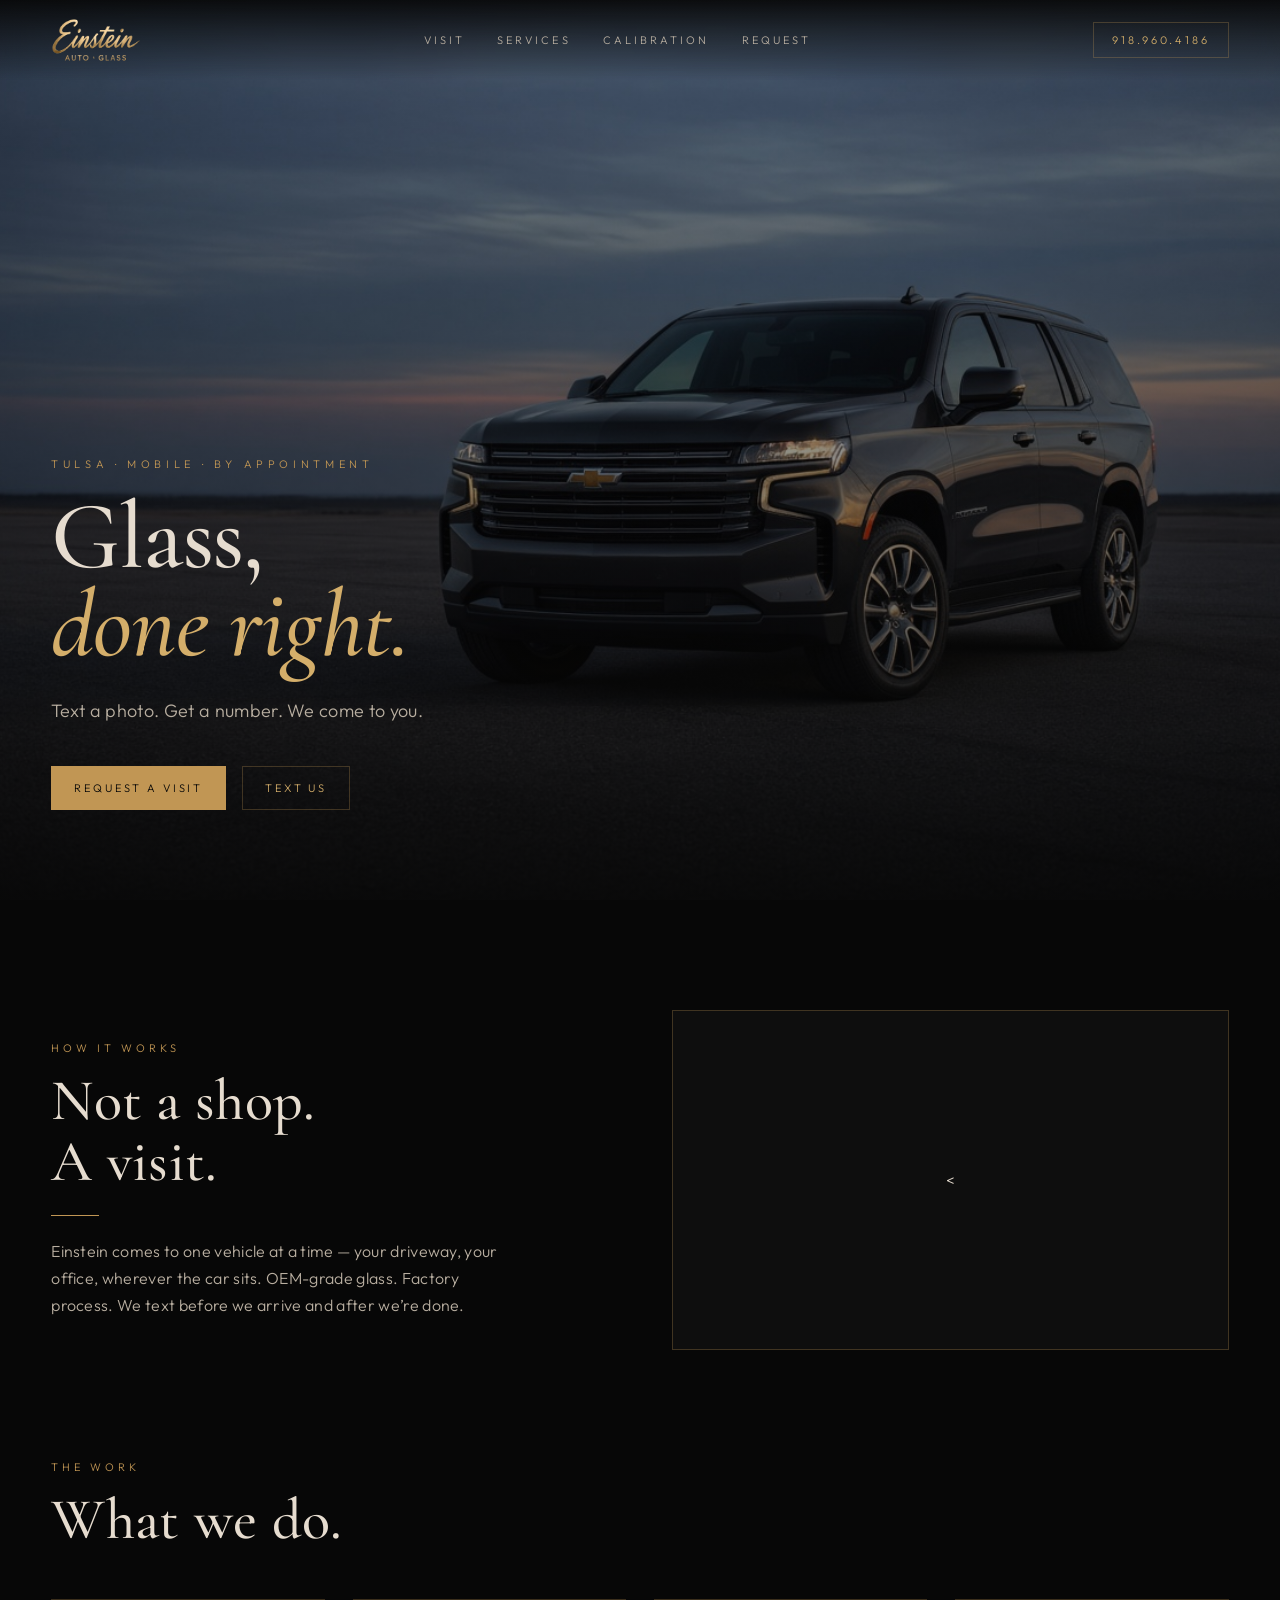
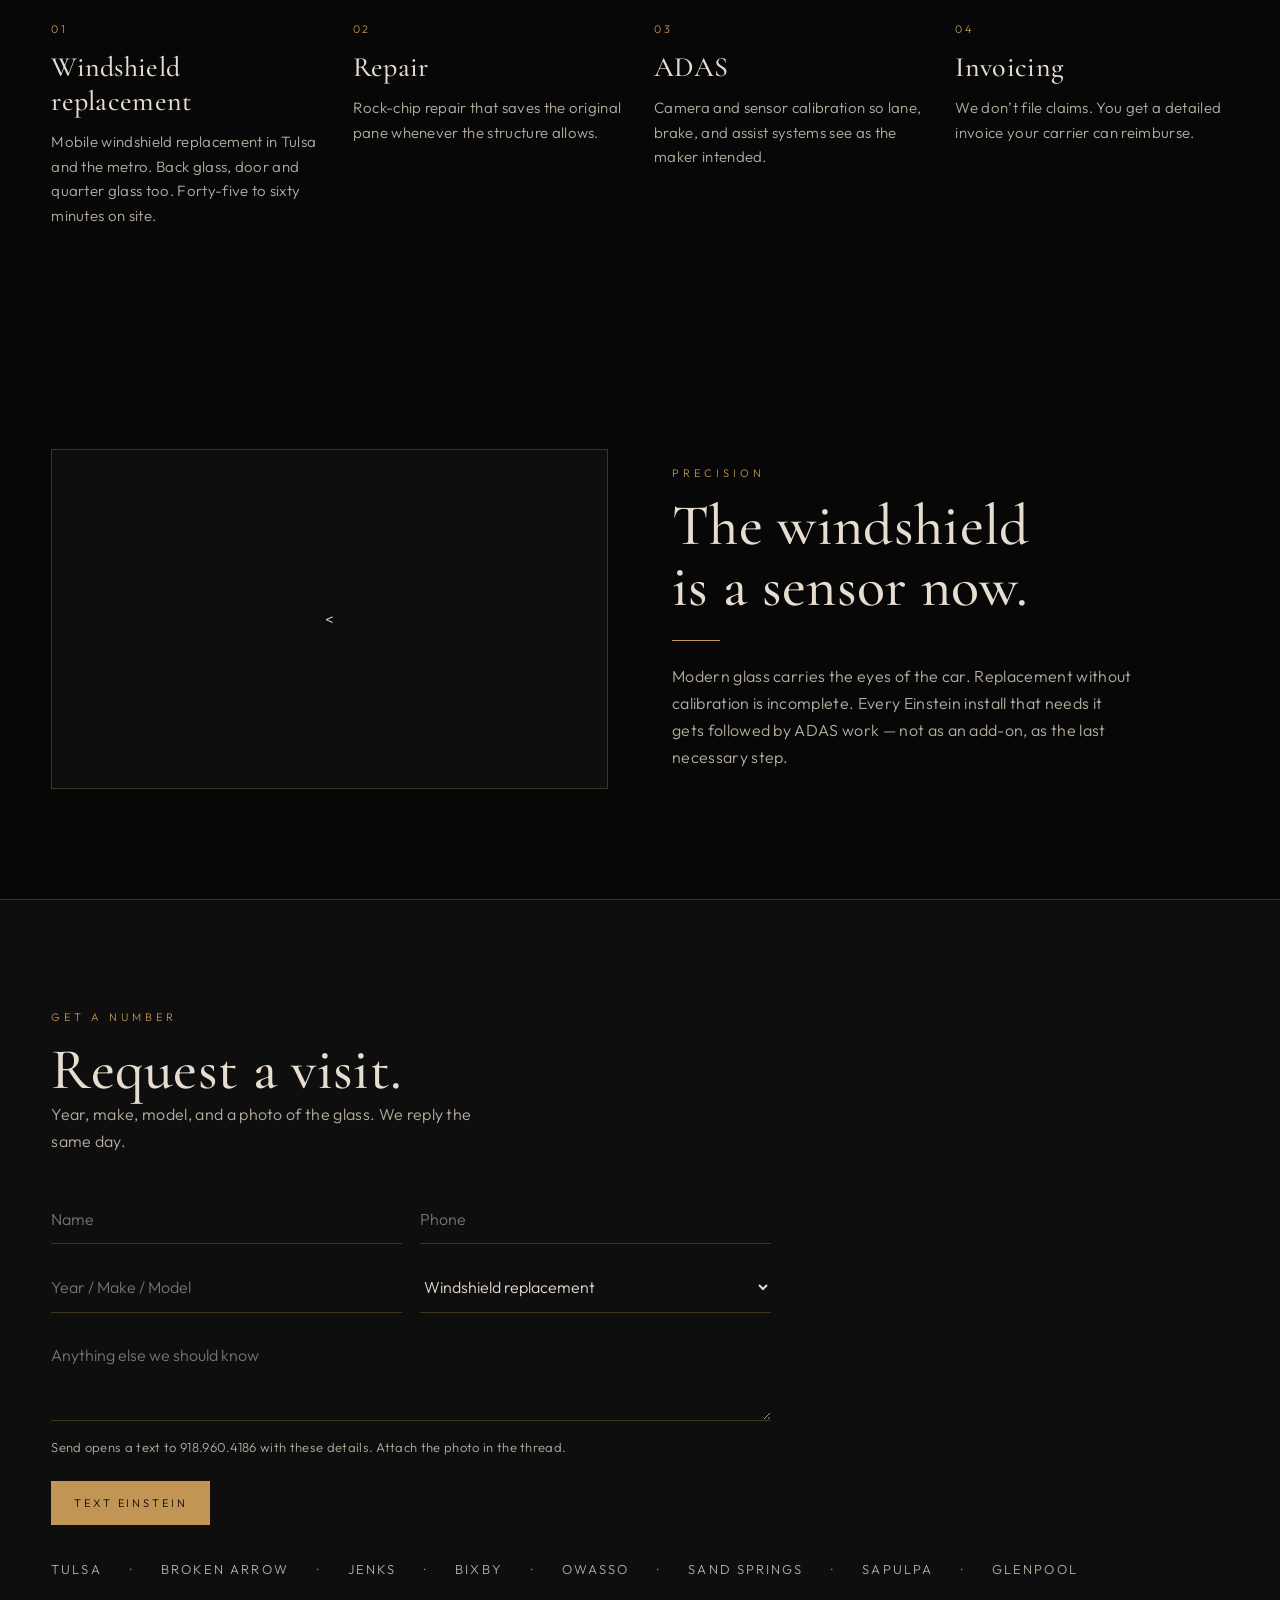
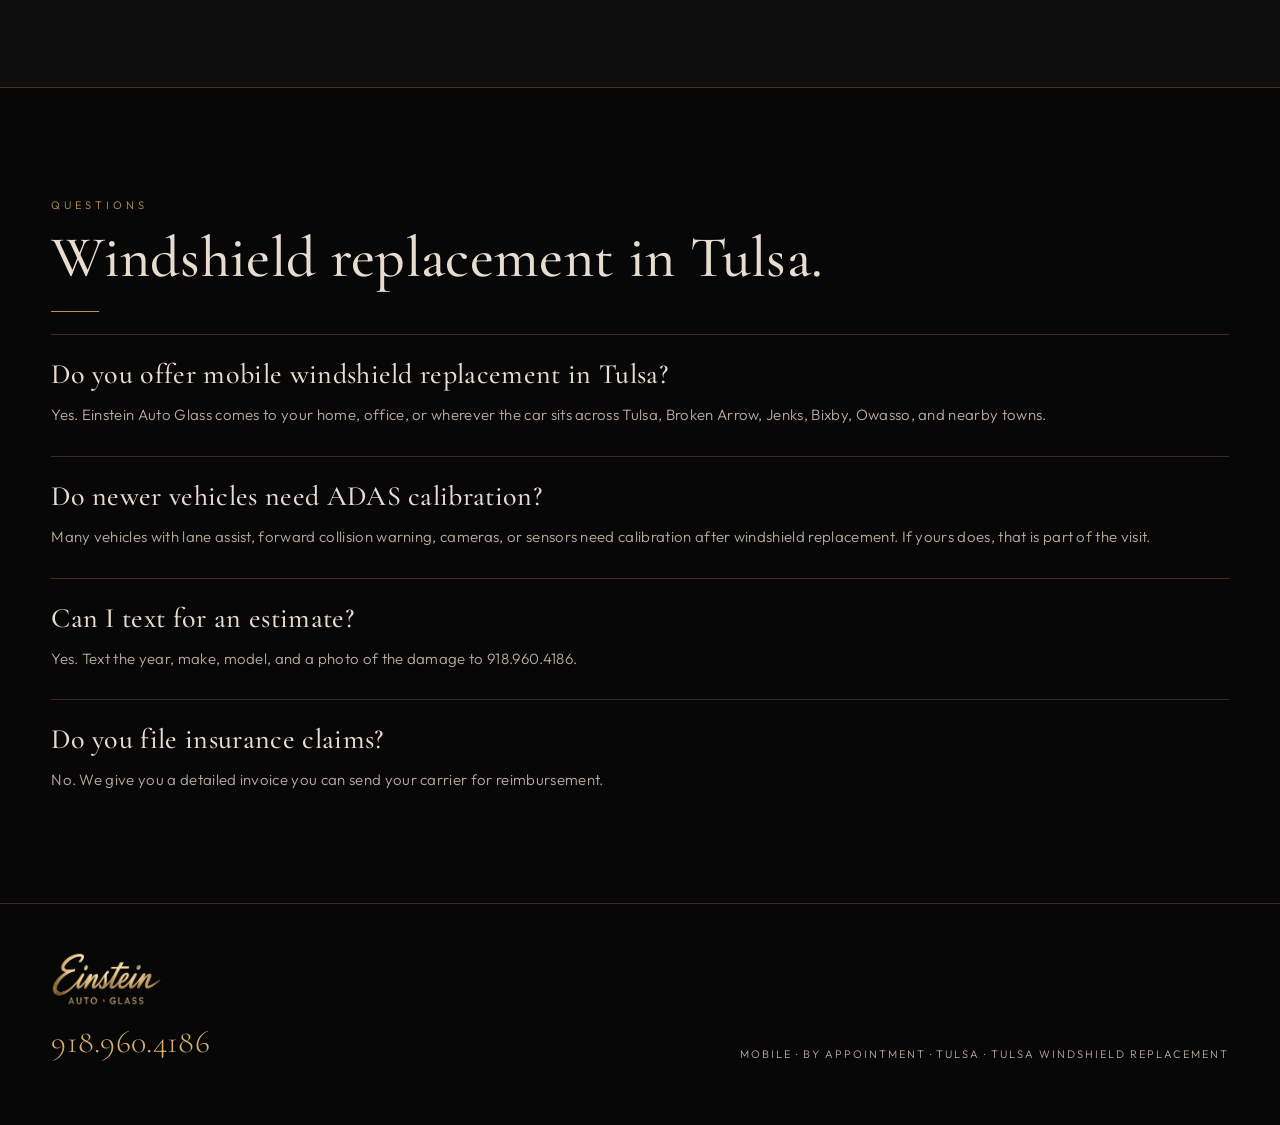
<file: index.html>
<!DOCTYPE html>
<html lang="en">
<head>
  <meta charset="utf-8" />
  <meta name="viewport" content="width=device-width, initial-scale=1" />
  <title>Tulsa Windshield Replacement &amp; ADAS Calibration | Einstein Auto Glass</title>
  <meta name="description" content="Mobile windshield replacement, rock chip repair, and ADAS calibration in Tulsa, Broken Arrow, Jenks, and Bixby. Text a photo to 918.960.4186. We come to you." />
  <link rel="canonical" href="https://www.einsteinautoglass.com/" />
  <link rel="icon" href="assets/favicon.ico?v=3" />
  <link rel="icon" type="image/png" sizes="32x32" href="assets/favicon-32.png?v=3" />
  <link rel="apple-touch-icon" href="assets/apple-touch-icon.png?v=3" />
  <meta property="og:title" content="Einstein Auto Glass — Tulsa" />
  <meta property="og:description" content="Text a photo. Get a number. We come to you." />
  <meta property="og:image" content="assets/og.png" />
  <meta property="og:type" content="website" />
  <meta name="theme-color" content="#070707" />
  <link rel="preconnect" href="https://fonts.googleapis.com" />
  <link rel="preconnect" href="https://fonts.gstatic.com" crossorigin />
  <link href="https://fonts.googleapis.com/css2?family=Cormorant+Garamond:ital,wght@0,400;0,500;1,400;1,500&family=Outfit:wght@300;400;500&display=swap" rel="stylesheet" />
  <link rel="stylesheet" href="styles.css" />
  <script type="application/ld+json">
  {
    "@context":"https://schema.org",
    "@type":"AutoRepair",
    "name":"Einstein Auto Glass",
    "url":"https://einsteinautoglass.com",
    "telephone":"+19189604186",
    "image":"https://einsteinautoglass.com/assets/og.png",
    "address": {"@type": "PostalAddress", "streetAddress": "7709 E 42nd Pl #136", "addressLocality": "Tulsa", "addressRegion": "OK", "postalCode": "74145", "addressCountry": "US"},
    "areaServed":["Tulsa","Broken Arrow","Jenks","Bixby","Owasso","Sand Springs","Sapulpa","Glenpool"],
    "openingHours": "Mo-Sa 06:00-21:00, Su 07:00-19:00",
    "priceRange":"$$",
    "description":"Mobile auto glass replacement, chip repair, and ADAS calibration by appointment in the Tulsa metro."
  }
  </script>
</head>
<body>
<nav>
  <a href="#top"><img class="mark" src="assets/logo.png" alt="Einstein Auto Glass" /></a>
  <button class="menu-btn" type="button" aria-label="Menu">Menu</button>
  <ul>
    <li><a href="#visit">Visit</a></li>
    <li><a href="#services">Services</a></li>
    <li><a href="adas-calibration-tulsa.html">Calibration</a></li>
    <li><a href="#request">Request</a></li>
  </ul>
  <a class="nav-cta" href="tel:9189604186">918.960.4186</a>
</nav>

<header class="hero" id="top">
  <div class="hero-inner">
    <div class="eyebrow">Tulsa · Mobile · By Appointment</div>
    <h1>Glass,<br /><em>done right.</em></h1>
    <p class="lead">Text a photo. Get a number. We come to you.</p>
    <div class="hero-actions">
      <a class="btn btn-gold" href="#request">Request a visit</a>
      <a class="btn btn-ghost" href="sms:9189604186">Text us</a>
    </div>
  </div>
</header>

<section id="visit">
  <div class="wrap split">
    <div>
      <div class="kicker">How it works</div>
      <h2>Not a shop.<br />A visit.</h2>
      <div class="rule"></div>
      <p class="sub">Einstein comes to one vehicle at a time — your driveway, your office, wherever the car sits. OEM-grade glass. Factory process. We text before we arrive and after we’re done.</p>
    </div>
    <div class="panel" style="padding:0;overflow:hidden">
      <<!-- Elfsight Google Reviews | Untitled Google Reviews -->
<script src="https://elfsightcdn.com/platform.js" async></script>
<div class="elfsight-app-2866e498-c2f8-4ba2-a0ec-e3edaa975db9" data-elfsight-app-lazy></div><!-- Elfsight Instagram Feed | Untitled Instagram Feed -->

    </div>
  </div>
</section>

<section id="services" style="padding-top:0">
  <div class="wrap">
    <div class="kicker">The work</div>
    <h2>What we do.</h2>
    <div class="services">
      <article class="svc">
        <span>01</span>
        <h3>Windshield replacement</h3>
        <p>Mobile windshield replacement in Tulsa and the metro. Back glass, door and quarter glass too. Forty-five to sixty minutes on site.</p>
      </article>
      <article class="svc">
        <span>02</span>
        <h3>Repair</h3>
        <p>Rock-chip repair that saves the original pane whenever the structure allows.</p>
      </article>
      <article class="svc">
        <span>03</span>
        <h3>ADAS</h3>
        <p>Camera and sensor calibration so lane, brake, and assist systems see as the maker intended.</p>
      </article>
      <article class="svc">
        <span>04</span>
        <h3>Invoicing</h3>
        <p>We don’t file claims. You get a detailed invoice your carrier can reimburse.</p>
      </article>
    </div>
  </div>
</section>

<section id="adas">
  <div class="wrap split">
    <div class="panel">
     <<!-- Elfsight Instagram Feed | Untitled Instagram Feed -->
<script src="https://elfsightcdn.com/platform.js" async></script>
<div class="elfsight-app-24f2f69a-241f-46de-a840-2f853f89a04f" data-elfsight-app-lazy></div>
    </div>
    <div>
      <div class="kicker">Precision</div>
      <h2>The windshield<br />is a sensor now.</h2>
      <div class="rule"></div>
      <p class="sub">Modern glass carries the eyes of the car. Replacement without calibration is incomplete. Every Einstein install that needs it gets followed by ADAS work — not as an add-on, as the last necessary step.</p>
    </div>
  </div>
</section>

<section class="quote" id="request">
  <div class="wrap">
    <div class="kicker">Get a number</div>
    <h2>Request a visit.</h2>
    <p class="sub">Year, make, model, and a photo of the glass. We reply the same day.</p>
    <form id="visit-form">
      <input name="name" type="text" placeholder="Name" autocomplete="name" />
      <input name="phone" type="tel" placeholder="Phone" autocomplete="tel" />
      <input name="vehicle" type="text" placeholder="Year / Make / Model" />
      <select name="job">
        <option>Windshield replacement</option>
        <option>Chip repair</option>
        <option>ADAS calibration</option>
        <option>Door or back glass</option>
      </select>
      <textarea name="notes" placeholder="Anything else we should know"></textarea>
      <p class="note">Send opens a text to 918.960.4186 with these details. Attach the photo in the thread.</p>
      <button class="btn btn-gold" type="submit">Text Einstein</button>
    </form>
    <div class="cities">
      <a href="tulsa-windshield-replacement.html">Tulsa</a> <i>·</i> <a href="broken-arrow-windshield-replacement.html">Broken Arrow</a> <i>·</i> <a href="jenks-windshield-replacement.html">Jenks</a> <i>·</i> Bixby <i>·</i> Owasso <i>·</i> Sand Springs <i>·</i> Sapulpa <i>·</i> Glenpool
    </div>
  </div>
</section>

<section id="faq">
  <div class="wrap">
    <div class="kicker">Questions</div>
    <h2>Windshield replacement in Tulsa.</h2>
    <div class="rule"></div>
    <article class="svc" style="margin-bottom:28px">
      <h3>Do you offer mobile windshield replacement in Tulsa?</h3>
      <p>Yes. Einstein Auto Glass comes to your home, office, or wherever the car sits across Tulsa, Broken Arrow, Jenks, Bixby, Owasso, and nearby towns.</p>
    </article>
    <article class="svc" style="margin-bottom:28px">
      <h3>Do newer vehicles need ADAS calibration?</h3>
      <p>Many vehicles with lane assist, forward collision warning, cameras, or sensors need calibration after windshield replacement. If yours does, that is part of the visit.</p>
    </article>
    <article class="svc" style="margin-bottom:28px">
      <h3>Can I text for an estimate?</h3>
      <p>Yes. Text the year, make, model, and a photo of the damage to 918.960.4186.</p>
    </article>
    <article class="svc">
      <h3>Do you file insurance claims?</h3>
      <p>No. We give you a detailed invoice you can send your carrier for reimbursement.</p>
    </article>
  </div>
</section>

<footer>
  <div class="wrap foot">
    <div>
      <img src="assets/logo.png" alt="Einstein Auto Glass" style="height:54px;margin-bottom:16px;width:auto" />
      <div class="phone"><a href="tel:9189604186">918.960.4186</a></div>
    </div>
    <small>Mobile · By appointment · Tulsa · <a href="tulsa-windshield-replacement.html">Tulsa windshield replacement</a></small>
  </div>
</footer>

<script>
  const menuBtn = document.querySelector(".menu-btn");
  const navList = document.querySelector("nav ul");
  menuBtn.addEventListener("click", () => navList.classList.toggle("open"));
  navList.querySelectorAll("a").forEach(a => a.addEventListener("click", () => navList.classList.remove("open")));

  document.getElementById("visit-form").addEventListener("submit", (e) => {
    e.preventDefault();
    const f = e.target;
    const body = [
      "Einstein visit request",
      f.name.value && "Name: " + f.name.value,
      f.phone.value && "Phone: " + f.phone.value,
      f.vehicle.value && "Vehicle: " + f.vehicle.value,
      "Job: " + f.job.value,
      f.notes.value && "Notes: " + f.notes.value
    ].filter(Boolean).join("\n");
    window.location.href = "sms:9189604186?&body=" + encodeURIComponent(body);
  });
</script>
</body>
</html>
</file>
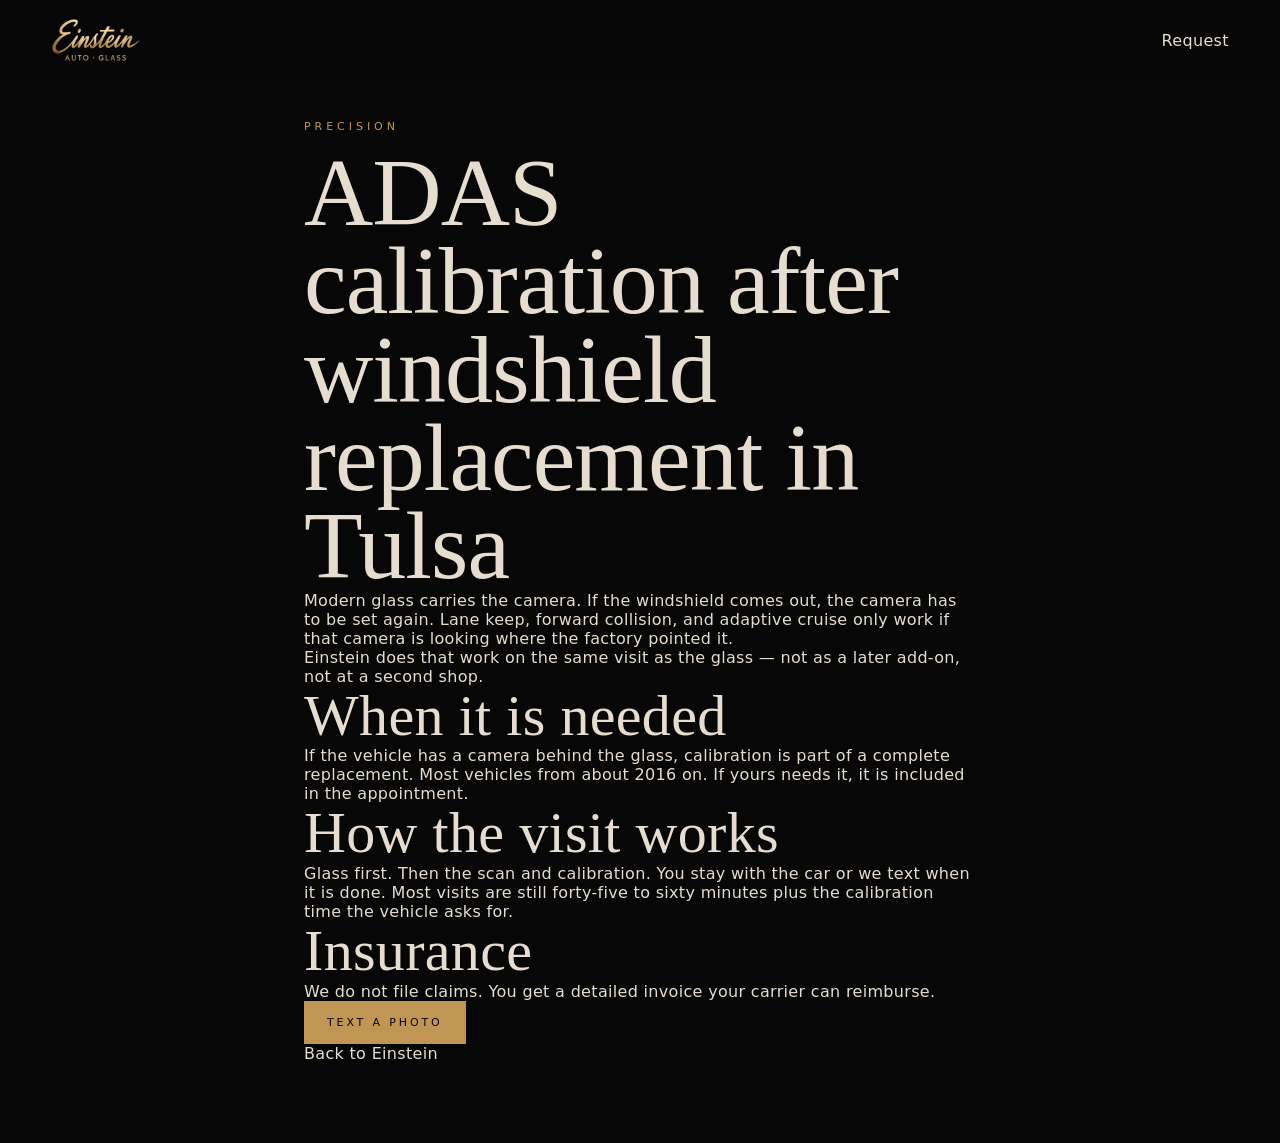
<file: adas-calibration-tulsa.html>
<!DOCTYPE html>
<html lang="en">
<head>
  <meta charset="utf-8" />
  <meta name="viewport" content="width=device-width, initial-scale=1" />
  <title>ADAS Calibration After Windshield Replacement in Tulsa | Einstein Auto Glass</title>
  <meta name="description" content="Camera and sensor calibration after windshield replacement in Tulsa. Part of the same visit. We do not file insurance claims. Text 918.960.4186." />
  <link rel="canonical" href="https://www.einsteinautoglass.com/adas-calibration-tulsa.html" />
  <link rel="stylesheet" href="styles.css" />
</head>
<body>
  <nav>
    <a href="/"><img class="mark" src="assets/logo.png" alt="Einstein Auto Glass" /></a>
    <a href="/#request">Request</a>
  </nav>

  <section class="wrap" style="padding:120px 24px 80px;max-width:720px;margin:0 auto">
    <div class="kicker">Precision</div>
    <h1>ADAS calibration after windshield replacement in Tulsa</h1>
    <p>Modern glass carries the camera. If the windshield comes out, the camera has to be set again. Lane keep, forward collision, and adaptive cruise only work if that camera is looking where the factory pointed it.</p>
    <p>Einstein does that work on the same visit as the glass — not as a later add-on, not at a second shop.</p>

    <h2>When it is needed</h2>
    <p>If the vehicle has a camera behind the glass, calibration is part of a complete replacement. Most vehicles from about 2016 on. If yours needs it, it is included in the appointment.</p>

    <h2>How the visit works</h2>
    <p>Glass first. Then the scan and calibration. You stay with the car or we text when it is done. Most visits are still forty-five to sixty minutes plus the calibration time the vehicle asks for.</p>

    <h2>Insurance</h2>
    <p>We do not file claims. You get a detailed invoice your carrier can reimburse.</p>

    <p><a class="btn btn-gold" href="sms:9189604186">Text a photo</a></p>
    <p><a href="/">Back to Einstein</a></p>
  </section>
</body>
</html>
</file>
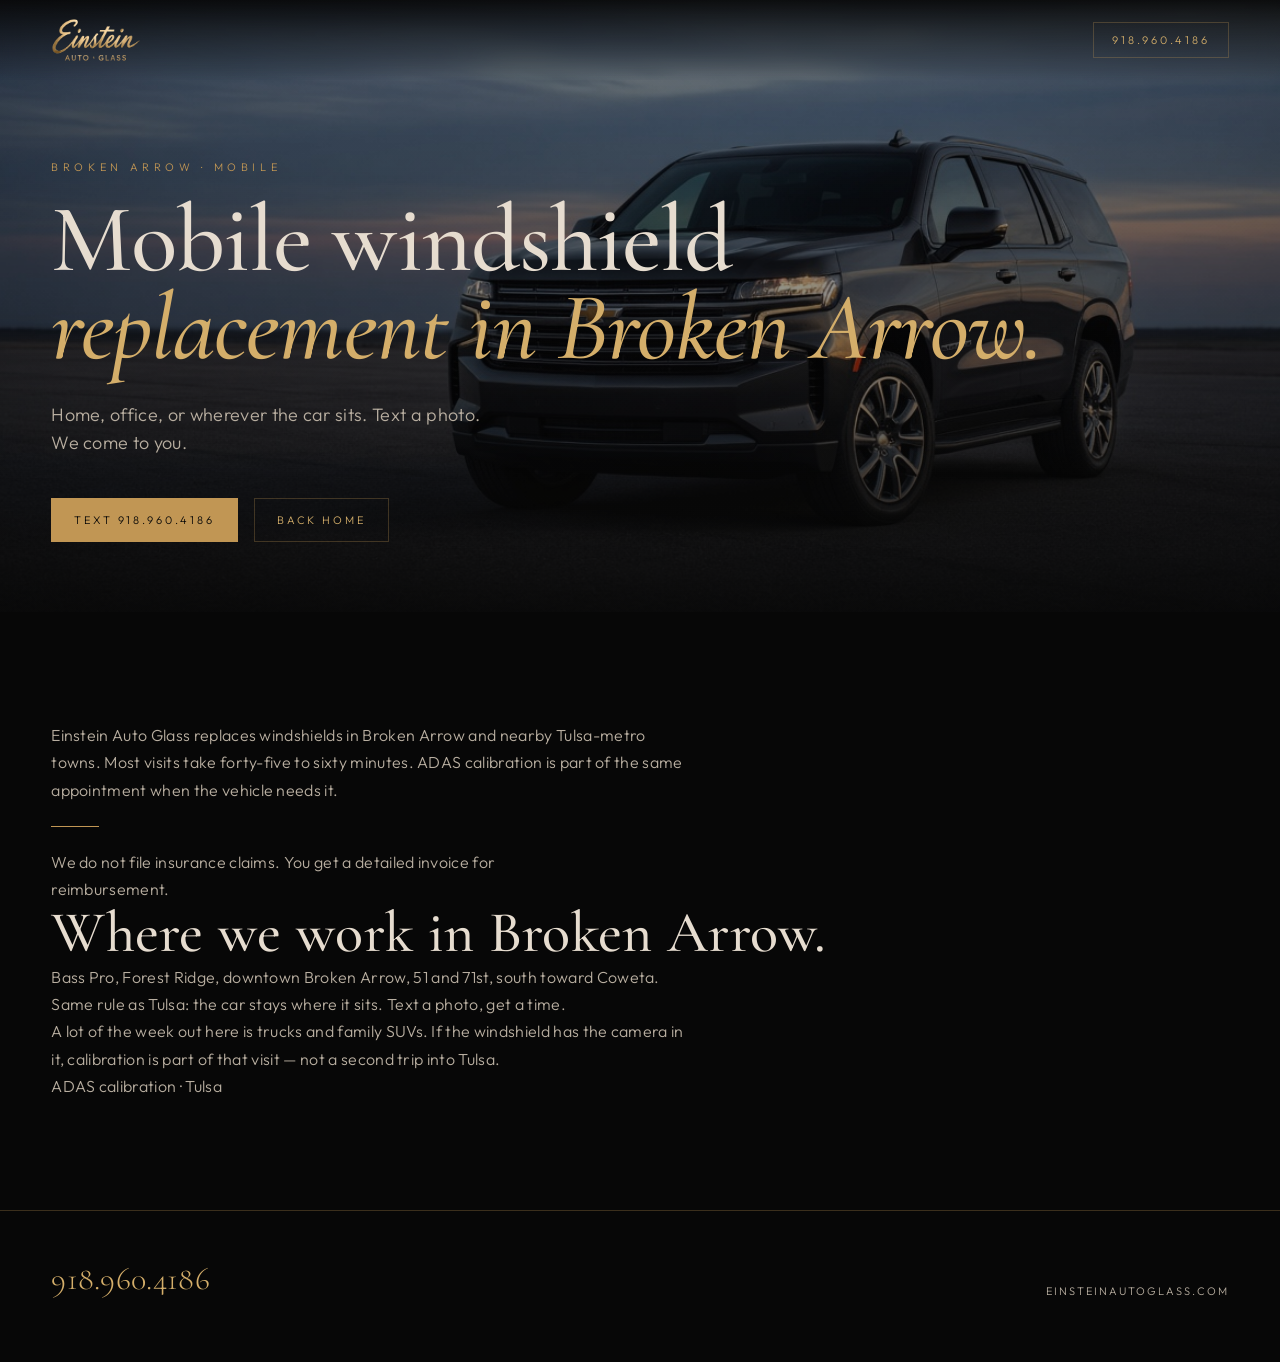
<file: broken-arrow-windshield-replacement.html>
<!DOCTYPE html>
<html lang="en">
<head>
  <meta charset="utf-8" />
  <meta name="viewport" content="width=device-width, initial-scale=1" />
  <title>Broken Arrow Windshield Replacement | Einstein Auto Glass</title>
  <meta name="description" content="Mobile windshield replacement in Broken Arrow, Oklahoma. Einstein Auto Glass comes to you. Text 918.960.4186." />
  <link rel="canonical" href="https://einsteinautoglass.com/broken-arrow-windshield-replacement.html" />
  <link rel="icon" href="assets/favicon.ico" />
  <link rel="icon" type="image/png" sizes="32x32" href="assets/favicon-32.png" />
  <link rel="apple-touch-icon" href="assets/apple-touch-icon.png" />
  <link rel="preconnect" href="https://fonts.googleapis.com" />
  <link rel="preconnect" href="https://fonts.gstatic.com" crossorigin />
  <link href="https://fonts.googleapis.com/css2?family=Cormorant+Garamond:ital,wght@0,400;0,500;1,400;1,500&family=Outfit:wght@300;400;500&display=swap" rel="stylesheet" />
  <link rel="stylesheet" href="styles.css" />
</head>
<body>
<nav>
  <a href="/"><img class="mark" src="assets/logo.png" alt="Einstein Auto Glass" /></a>
  <a class="nav-cta" href="tel:9189604186">918.960.4186</a>
</nav>
<header class="hero" style="min-height:auto;padding:160px 0 70px">
  <div class="hero-inner">
    <div class="eyebrow">Broken Arrow · Mobile</div>
    <h1>Mobile windshield<br /><em>replacement in Broken Arrow.</em></h1>
    <p class="lead">Home, office, or wherever the car sits. Text a photo. We come to you.</p>
    <div class="hero-actions">
      <a class="btn btn-gold" href="sms:9189604186">Text 918.960.4186</a>
      <a class="btn btn-ghost" href="/">Back home</a>
    </div>
  </div>
</header>
<section>
  <div class="wrap">
    <p class="sub" style="max-width:640px">Einstein Auto Glass replaces windshields in Broken Arrow and nearby Tulsa-metro towns. Most visits take forty-five to sixty minutes. ADAS calibration is part of the same appointment when the vehicle needs it.</p>
    <div class="rule"></div>
    <p class="sub">We do not file insurance claims. You get a detailed invoice for reimbursement.</p>    <h2>Where we work in Broken Arrow.</h2>
    <p class="sub" style="max-width:640px">Bass Pro, Forest Ridge, downtown Broken Arrow, 51 and 71st, south toward Coweta. Same rule as Tulsa: the car stays where it sits. Text a photo, get a time.</p>
    <p class="sub" style="max-width:640px">A lot of the week out here is trucks and family SUVs. If the windshield has the camera in it, calibration is part of that visit — not a second trip into Tulsa.</p>
    <p class="sub" style="max-width:640px"><a href="adas-calibration-tulsa.html">ADAS calibration</a> · <a href="tulsa-windshield-replacement.html">Tulsa</a></p>
  </div>
</section>
<footer>
  <div class="wrap foot">
    <div class="phone"><a href="tel:9189604186">918.960.4186</a></div>
    <small>einsteinautoglass.com</small>
  </div>
</footer>
</body>
</html>
</file>
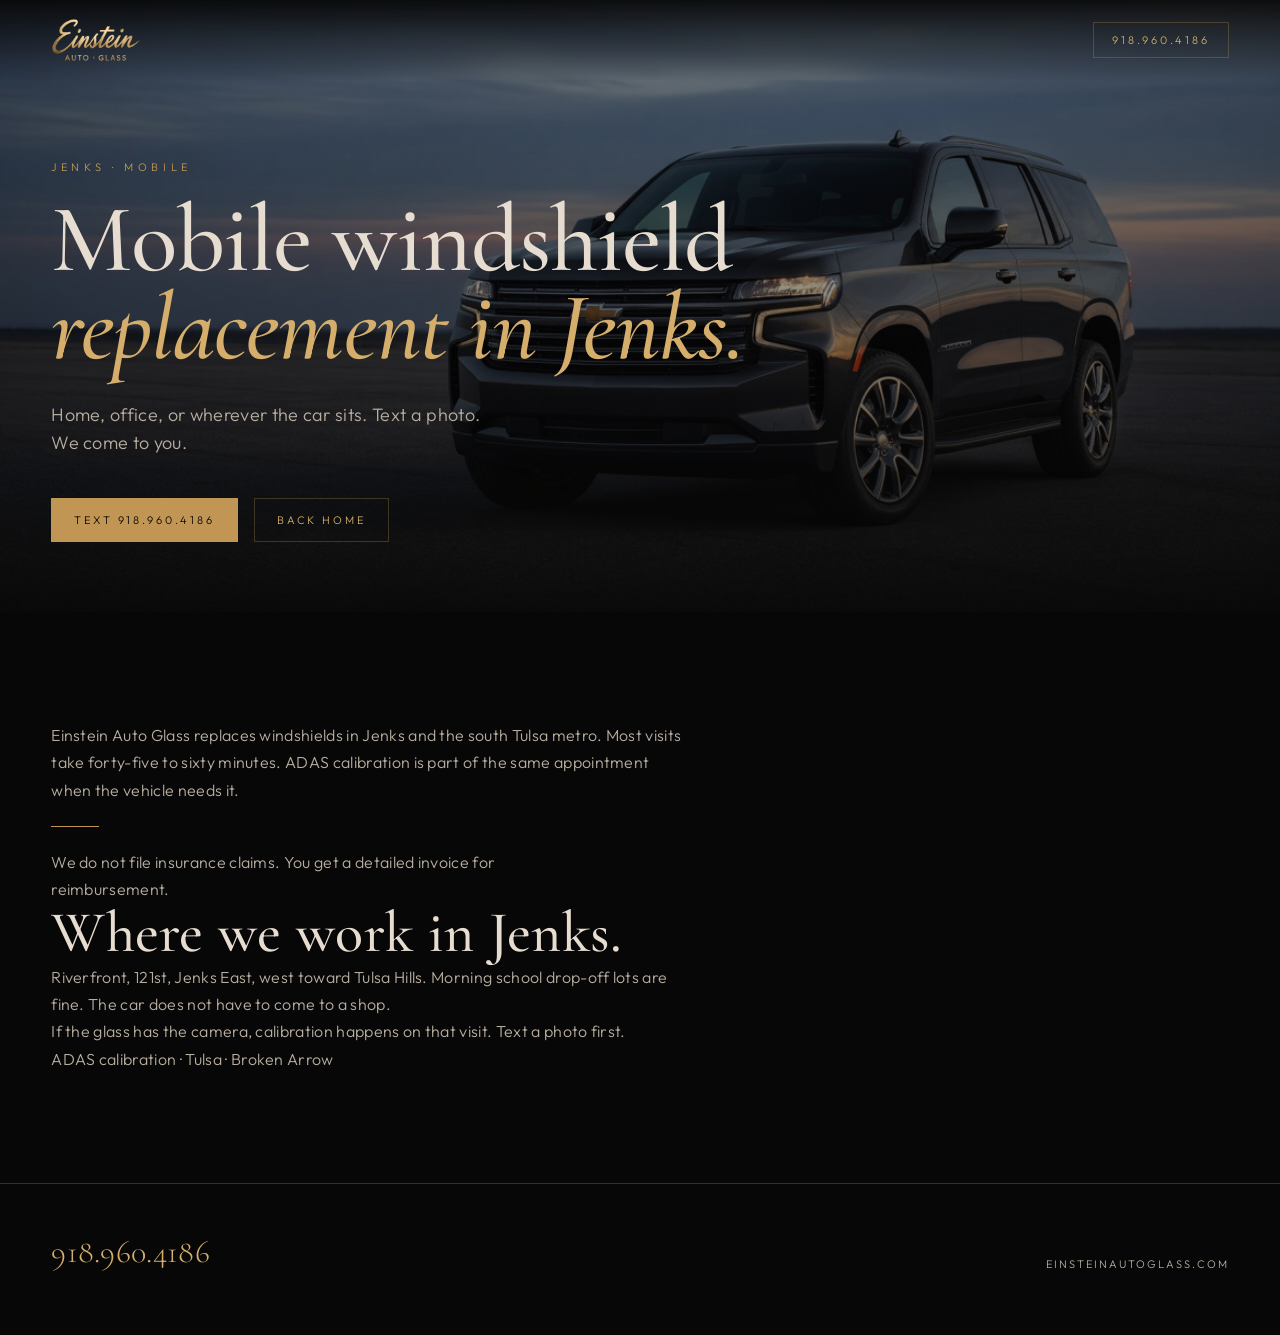
<file: jenks-windshield-replacement.html>
<!DOCTYPE html>
<html lang="en">
<head>
  <meta charset="utf-8" />
  <meta name="viewport" content="width=device-width, initial-scale=1" />
  <title>Jenks Windshield Replacement | Einstein Auto Glass</title>
  <meta name="description" content="Mobile windshield replacement in Jenks, Oklahoma. Einstein Auto Glass comes to you. Text 918.960.4186." />
  <link rel="canonical" href="https://einsteinautoglass.com/jenks-windshield-replacement.html" />
  <link rel="icon" href="assets/favicon.ico" />
  <link rel="icon" type="image/png" sizes="32x32" href="assets/favicon-32.png" />
  <link rel="apple-touch-icon" href="assets/apple-touch-icon.png" />
  <link rel="preconnect" href="https://fonts.googleapis.com" />
  <link rel="preconnect" href="https://fonts.gstatic.com" crossorigin />
  <link href="https://fonts.googleapis.com/css2?family=Cormorant+Garamond:ital,wght@0,400;0,500;1,400;1,500&family=Outfit:wght@300;400;500&display=swap" rel="stylesheet" />
  <link rel="stylesheet" href="styles.css" />
</head>
<body>
<nav>
  <a href="/"><img class="mark" src="assets/logo.png" alt="Einstein Auto Glass" /></a>
  <a class="nav-cta" href="tel:9189604186">918.960.4186</a>
</nav>
<header class="hero" style="min-height:auto;padding:160px 0 70px">
  <div class="hero-inner">
    <div class="eyebrow">Jenks · Mobile</div>
    <h1>Mobile windshield<br /><em>replacement in Jenks.</em></h1>
    <p class="lead">Home, office, or wherever the car sits. Text a photo. We come to you.</p>
    <div class="hero-actions">
      <a class="btn btn-gold" href="sms:9189604186">Text 918.960.4186</a>
      <a class="btn btn-ghost" href="/">Back home</a>
    </div>
  </div>
</header>
<section>
  <div class="wrap">
    <p class="sub" style="max-width:640px">Einstein Auto Glass replaces windshields in Jenks and the south Tulsa metro. Most visits take forty-five to sixty minutes. ADAS calibration is part of the same appointment when the vehicle needs it.</p>
    <div class="rule"></div>
    <p class="sub">We do not file insurance claims. You get a detailed invoice for reimbursement.</p>    <h2>Where we work in Jenks.</h2>
    <p class="sub" style="max-width:640px">Riverfront, 121st, Jenks East, west toward Tulsa Hills. Morning school drop-off lots are fine. The car does not have to come to a shop.</p>
    <p class="sub" style="max-width:640px">If the glass has the camera, calibration happens on that visit. Text a photo first.</p>
    <p class="sub" style="max-width:640px"><a href="adas-calibration-tulsa.html">ADAS calibration</a> · <a href="tulsa-windshield-replacement.html">Tulsa</a> · <a href="broken-arrow-windshield-replacement.html">Broken Arrow</a></p>
  </div>
</section>
<footer>
  <div class="wrap foot">
    <div class="phone"><a href="tel:9189604186">918.960.4186</a></div>
    <small>einsteinautoglass.com</small>
  </div>
</footer>
</body>
</html>
</file>
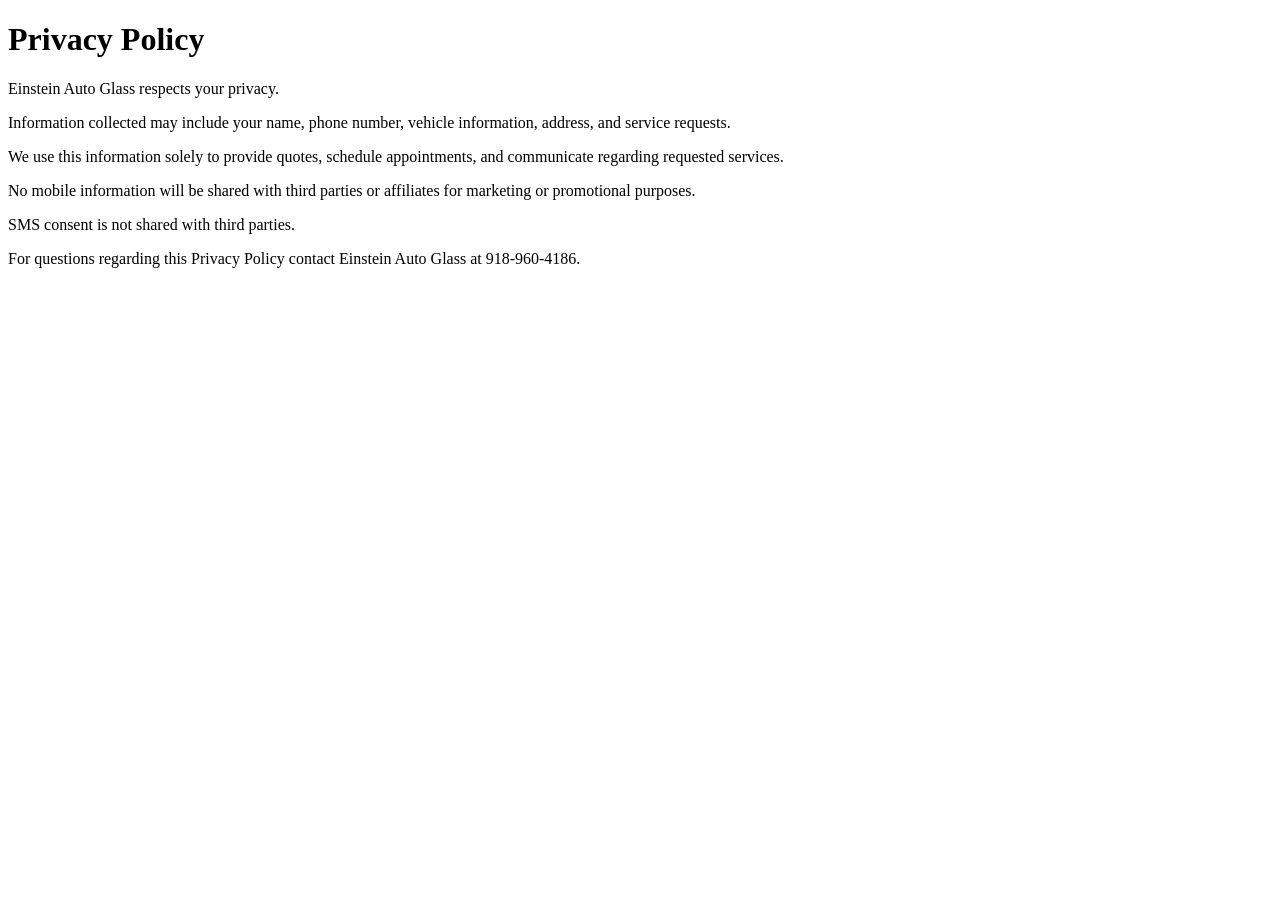
<file: privacy-policy.html>
<!DOCTYPE html>
<html>
<head>
<title>Privacy Policy</title>
</head>
<body>
<h1>Privacy Policy</h1>

<p>Einstein Auto Glass respects your privacy.</p>

<p>Information collected may include your name, phone number, vehicle information, address, and service requests.</p>

<p>We use this information solely to provide quotes, schedule appointments, and communicate regarding requested services.</p>

<p>No mobile information will be shared with third parties or affiliates for marketing or promotional purposes.</p>

<p>SMS consent is not shared with third parties.</p>

<p>For questions regarding this Privacy Policy contact Einstein Auto Glass at 918-960-4186.</p>

</body>
</html>
</file>
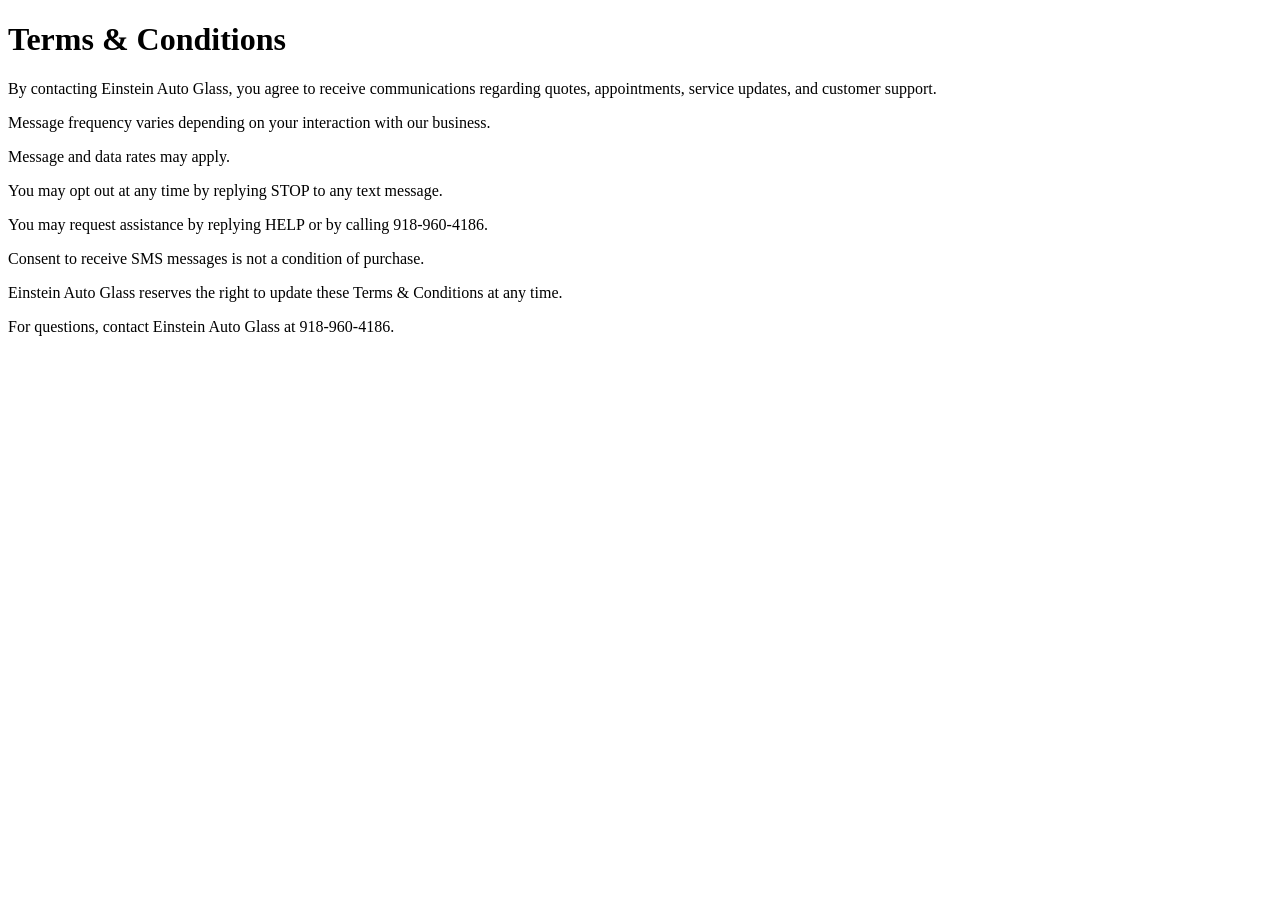
<file: terms-and-conditions.html>
<!DOCTYPE html>
<html>
<head>
<title>Terms & Conditions</title>
</head>
<body>

<h1>Terms & Conditions</h1>

<p>By contacting Einstein Auto Glass, you agree to receive communications regarding quotes, appointments, service updates, and customer support.</p>

<p>Message frequency varies depending on your interaction with our business.</p>

<p>Message and data rates may apply.</p>

<p>You may opt out at any time by replying STOP to any text message.</p>

<p>You may request assistance by replying HELP or by calling 918-960-4186.</p>

<p>Consent to receive SMS messages is not a condition of purchase.</p>

<p>Einstein Auto Glass reserves the right to update these Terms & Conditions at any time.</p>

<p>For questions, contact Einstein Auto Glass at 918-960-4186.</p>

</body>
</html>
</file>
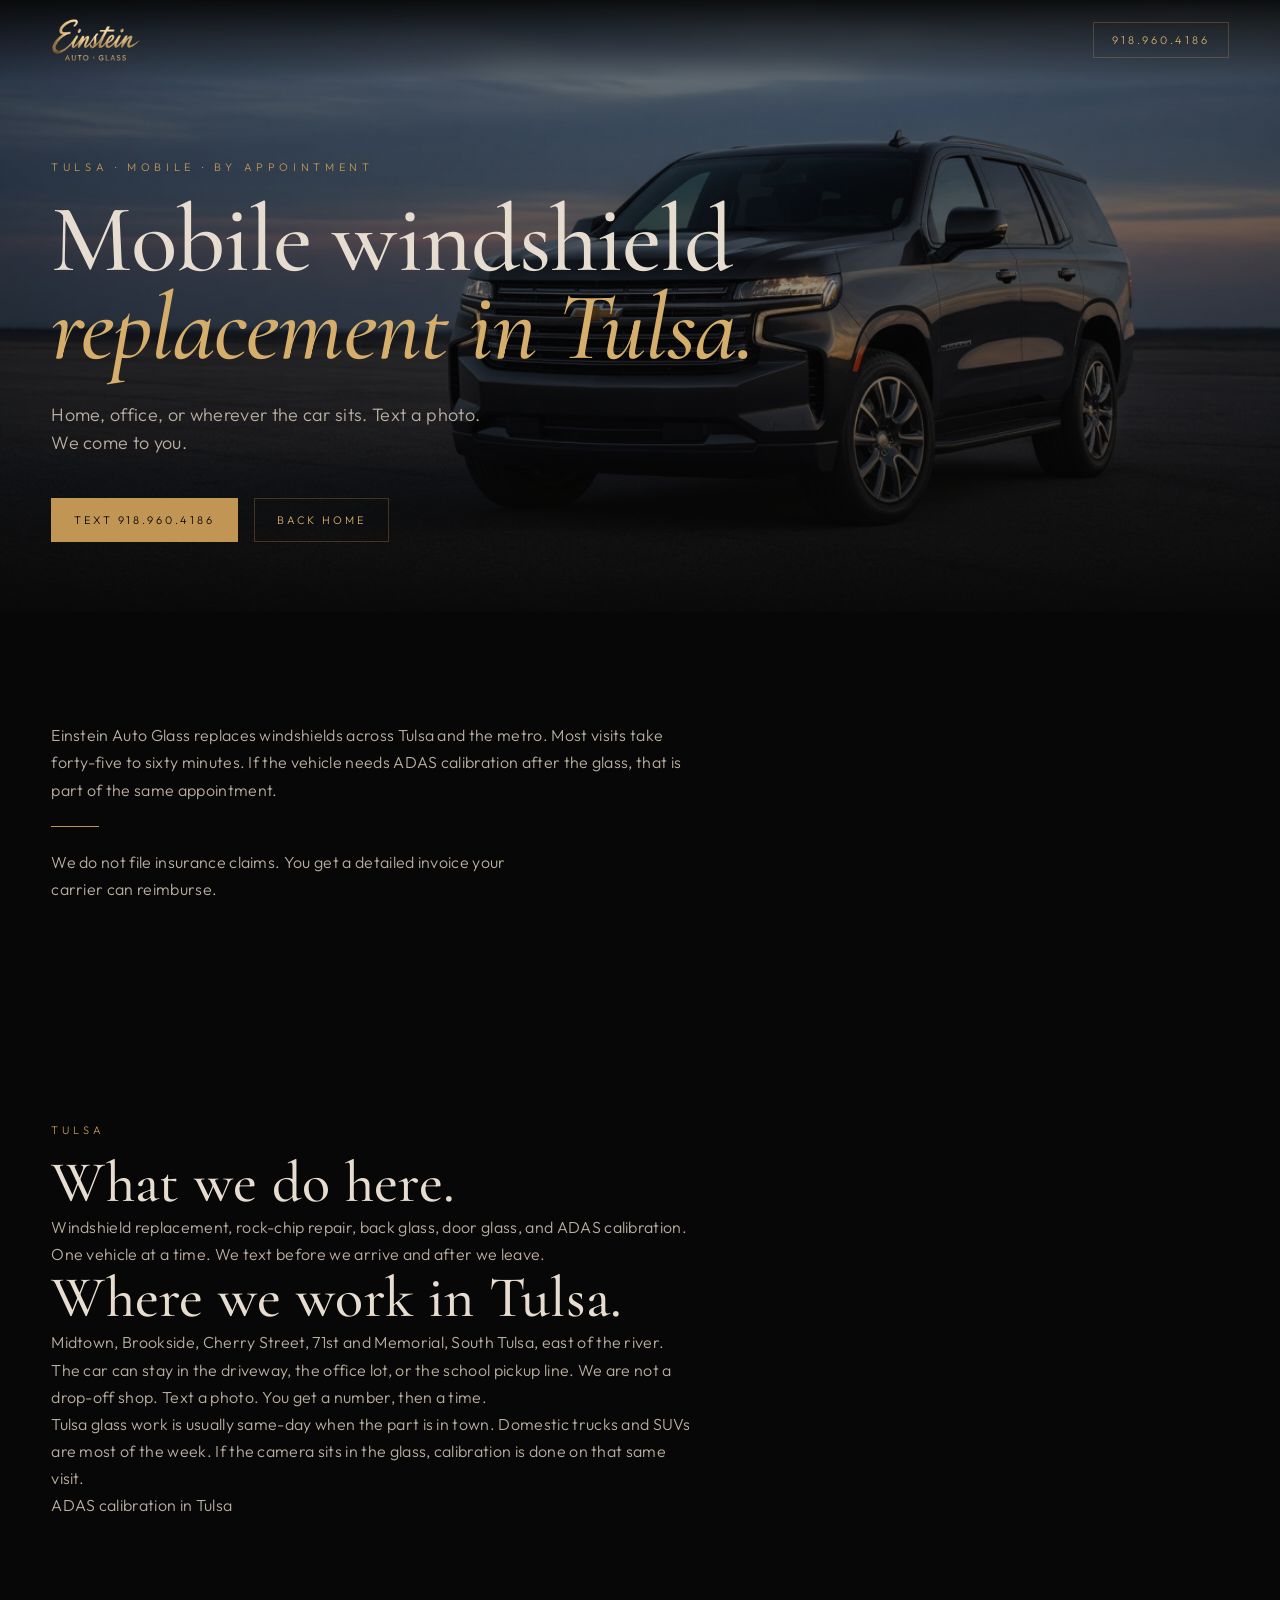
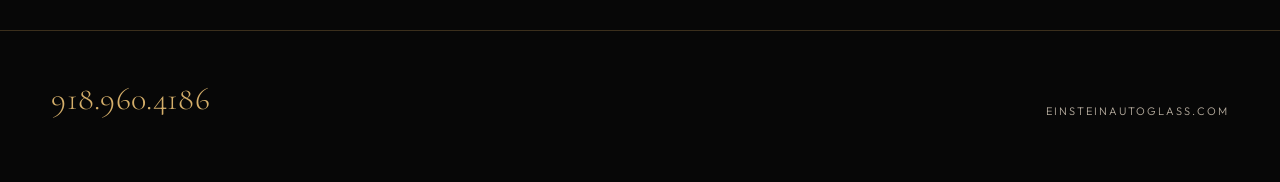
<file: tulsa-windshield-replacement.html>
<!DOCTYPE html>
<html lang="en">
<head>
  <meta charset="utf-8" />
  <meta name="viewport" content="width=device-width, initial-scale=1" />
  <title>Tulsa Windshield Replacement | Einstein Auto Glass</title>
  <meta name="description" content="Mobile windshield replacement in Tulsa. Text a photo to 918.960.4186. We come to you. Detailed invoice for insurance reimbursement — we do not file claims." />
  <link rel="canonical" href="https://einsteinautoglass.com/tulsa-windshield-replacement.html" />
  <link rel="icon" href="assets/favicon.ico?v=3" />
  <link rel="icon" type="image/png" sizes="32x32" href="assets/favicon-32.png?v=3" />
  <link rel="apple-touch-icon" href="assets/apple-touch-icon.png?v=3" />
  <link rel="preconnect" href="https://fonts.googleapis.com" />
  <link rel="preconnect" href="https://fonts.gstatic.com" crossorigin />
  <link href="https://fonts.googleapis.com/css2?family=Cormorant+Garamond:ital,wght@0,400;0,500;1,400;1,500&family=Outfit:wght@300;400;500&display=swap" rel="stylesheet" />
  <link rel="stylesheet" href="styles.css" />
</head>
<body>
<nav>
  <a href="/"><img class="mark" src="assets/logo.png" alt="Einstein Auto Glass" /></a>
  <a class="nav-cta" href="tel:9189604186">918.960.4186</a>
</nav>
<header class="hero" style="min-height:auto;padding:160px 0 70px">
  <div class="hero-inner">
    <div class="eyebrow">Tulsa · Mobile · By appointment</div>
    <h1>Mobile windshield<br /><em>replacement in Tulsa.</em></h1>
    <p class="lead">Home, office, or wherever the car sits. Text a photo. We come to you.</p>
    <div class="hero-actions">
      <a class="btn btn-gold" href="sms:9189604186">Text 918.960.4186</a>
      <a class="btn btn-ghost" href="/">Back home</a>
    </div>
  </div>
</header>
<section>
  <div class="wrap">
    <p class="sub" style="max-width:640px">Einstein Auto Glass replaces windshields across Tulsa and the metro. Most visits take forty-five to sixty minutes. If the vehicle needs ADAS calibration after the glass, that is part of the same appointment.</p>
    <div class="rule"></div>
    <p class="sub">We do not file insurance claims. You get a detailed invoice your carrier can reimburse.</p>
  </div>
</section>
<section>
  <div class="wrap">
    <div class="kicker">Tulsa</div>
    <h2>What we do here.</h2>
    <p class="sub" style="max-width:640px">Windshield replacement, rock-chip repair, back glass, door glass, and ADAS calibration. One vehicle at a time. We text before we arrive and after we leave.</p>    <h2>Where we work in Tulsa.</h2>
    <p class="sub" style="max-width:640px">Midtown, Brookside, Cherry Street, 71st and Memorial, South Tulsa, east of the river. The car can stay in the driveway, the office lot, or the school pickup line. We are not a drop-off shop. Text a photo. You get a number, then a time.</p>
    <p class="sub" style="max-width:640px">Tulsa glass work is usually same-day when the part is in town. Domestic trucks and SUVs are most of the week. If the camera sits in the glass, calibration is done on that same visit.</p>
    <p class="sub" style="max-width:640px"><a href="adas-calibration-tulsa.html">ADAS calibration in Tulsa</a></p>
  </div>
</section>
<footer>
  <div class="wrap foot">
    <div class="phone"><a href="tel:9189604186">918.960.4186</a></div>
    <small>einsteinautoglass.com</small>
  </div>
</footer>
</body>
</html>
</file>
<file: styles.css>
:root{
  --ink:#070707;
  --panel:#0e0e0e;
  --line:rgba(193,150,84,.28);
  --gold:#c19654;
  --gold-bright:#d4ae6a;
  --ivory:#e6dccf;
  --mute:#b8aea0;
}
*{box-sizing:border-box;margin:0;padding:0}
html{scroll-behavior:smooth}
html,body{background:var(--ink);color:var(--ivory);font-family:Outfit,system-ui,sans-serif;font-weight:300;letter-spacing:.02em}
a{color:inherit;text-decoration:none}
img{max-width:100%;display:block}
button,input,select,textarea{font:inherit}
.wrap{width:min(1180px,92vw);margin:0 auto}

nav{
  position:fixed;inset:0 0 auto 0;z-index:20;
  display:flex;align-items:center;justify-content:space-between;
  padding:18px 4vw;
  background:linear-gradient(to bottom,rgba(7,7,7,.92),rgba(7,7,7,0));
  backdrop-filter:blur(10px);
}
nav .mark{height:44px;width:auto}
nav ul{display:flex;gap:32px;list-style:none;font-size:11px;letter-spacing:.28em;text-transform:uppercase;color:var(--mute)}
nav ul a:hover{color:var(--gold-bright)}
.nav-cta{
  border:1px solid var(--line);padding:10px 18px;
  font-size:11px;letter-spacing:.26em;text-transform:uppercase;color:var(--gold-bright)
}
.nav-cta:hover{background:var(--gold);color:var(--ink);border-color:var(--gold)}
.menu-btn{
  display:none;background:none;border:0;color:var(--ivory);letter-spacing:.2em;
  text-transform:uppercase;font-size:11px;cursor:pointer
}

.hero{
  min-height:100vh;position:relative;display:flex;align-items:flex-end;
  background:
    linear-gradient(to top, rgba(7,7,7,.94) 0%, rgba(7,7,7,.48) 40%, rgba(7,7,7,.30) 100%),
    url("assets/tahoe-hero.jpg") center 58%/cover no-repeat;
  padding:140px 0 90px;
}
.hero-inner{width:min(1180px,92vw);margin:0 auto}
.eyebrow{
  font-size:11px;letter-spacing:.42em;text-transform:uppercase;color:var(--gold);
  margin-bottom:22px;
}
h1{
  font-family:"Cormorant Garamond",serif;font-weight:500;
  font-size:clamp(52px,8vw,96px);line-height:.92;letter-spacing:-.01em;
}
h1 em{font-style:italic;color:var(--gold-bright)}
.lead{max-width:440px;margin:28px 0 40px;color:var(--mute);font-size:18px;line-height:1.6}
.hero-actions{display:flex;gap:16px;flex-wrap:wrap}

.btn{
  display:inline-flex;align-items:center;justify-content:center;
  padding:14px 22px;font-size:11px;letter-spacing:.26em;text-transform:uppercase;
  border:1px solid var(--line);cursor:pointer
}
.btn-gold{background:var(--gold);color:var(--ink);border-color:var(--gold)}
.btn-gold:hover{background:var(--gold-bright)}
.btn-ghost{color:var(--gold-bright)}
.btn-ghost:hover{border-color:var(--gold-bright);color:var(--ivory)}

section{padding:110px 0}
.kicker{font-size:11px;letter-spacing:.36em;text-transform:uppercase;color:var(--gold);margin-bottom:16px}
h2{font-family:"Cormorant Garamond",serif;font-weight:500;font-size:clamp(36px,5vw,58px);line-height:1.05}
.rule{width:48px;height:1px;background:var(--gold);margin:22px 0}
.sub{color:var(--mute);max-width:460px;line-height:1.7}

.split{display:grid;grid-template-columns:1fr 1fr;gap:64px;align-items:center}
.panel{
  background:var(--panel);border:1px solid var(--line);min-height:340px;
  display:flex;align-items:center;justify-content:center;padding:48px
}
.panel img{width:min(420px,100%);height:auto}

.services{display:grid;grid-template-columns:repeat(4,1fr);gap:28px;margin-top:48px}
.svc{border-top:1px solid var(--line);padding-top:22px}
.svc span{display:block;color:var(--gold);font-size:11px;letter-spacing:.24em;margin-bottom:14px}
.svc h3{font-family:"Cormorant Garamond",serif;font-size:28px;font-weight:500;margin-bottom:12px}
.svc p{color:var(--mute);line-height:1.65;font-size:15px}

.quote{background:var(--panel);border-top:1px solid var(--line);border-bottom:1px solid var(--line)}
form{display:grid;grid-template-columns:1fr 1fr;gap:18px;margin-top:40px;max-width:720px}
form input, form select, form textarea{
  background:transparent;border:0;border-bottom:1px solid var(--line);
  color:var(--ivory);padding:14px 0;outline:none
}
form textarea{grid-column:1/-1;min-height:90px;resize:vertical}
form button{grid-column:1/-1;justify-self:start;margin-top:8px}
form .note{grid-column:1/-1;color:var(--mute);font-size:13px}

.cities{display:flex;flex-wrap:wrap;gap:10px 28px;margin-top:36px;color:var(--mute);font-size:13px;letter-spacing:.16em;text-transform:uppercase}
.cities i{font-style:normal;color:var(--gold)}

footer{border-top:1px solid var(--line);padding:48px 0 64px}
.foot{display:flex;justify-content:space-between;align-items:flex-end;gap:24px;flex-wrap:wrap}
.foot small{color:var(--mute);letter-spacing:.18em;text-transform:uppercase;font-size:11px}
.phone{font-family:"Cormorant Garamond",serif;font-size:32px;color:var(--gold-bright)}
.phone a:hover{color:var(--ivory)}

@media(max-width:880px){
  nav ul{display:none}
  nav ul.open{
    display:flex;flex-direction:column;position:absolute;top:72px;left:0;right:0;
    background:#070707;padding:24px 8vw 32px;gap:18px;border-bottom:1px solid var(--line)
  }
  .menu-btn{display:block}
  .split,.services,form{grid-template-columns:1fr}
  .panel{min-height:220px}
  section{padding:80px 0}
  .hero{min-height:92vh}
}
</file>
